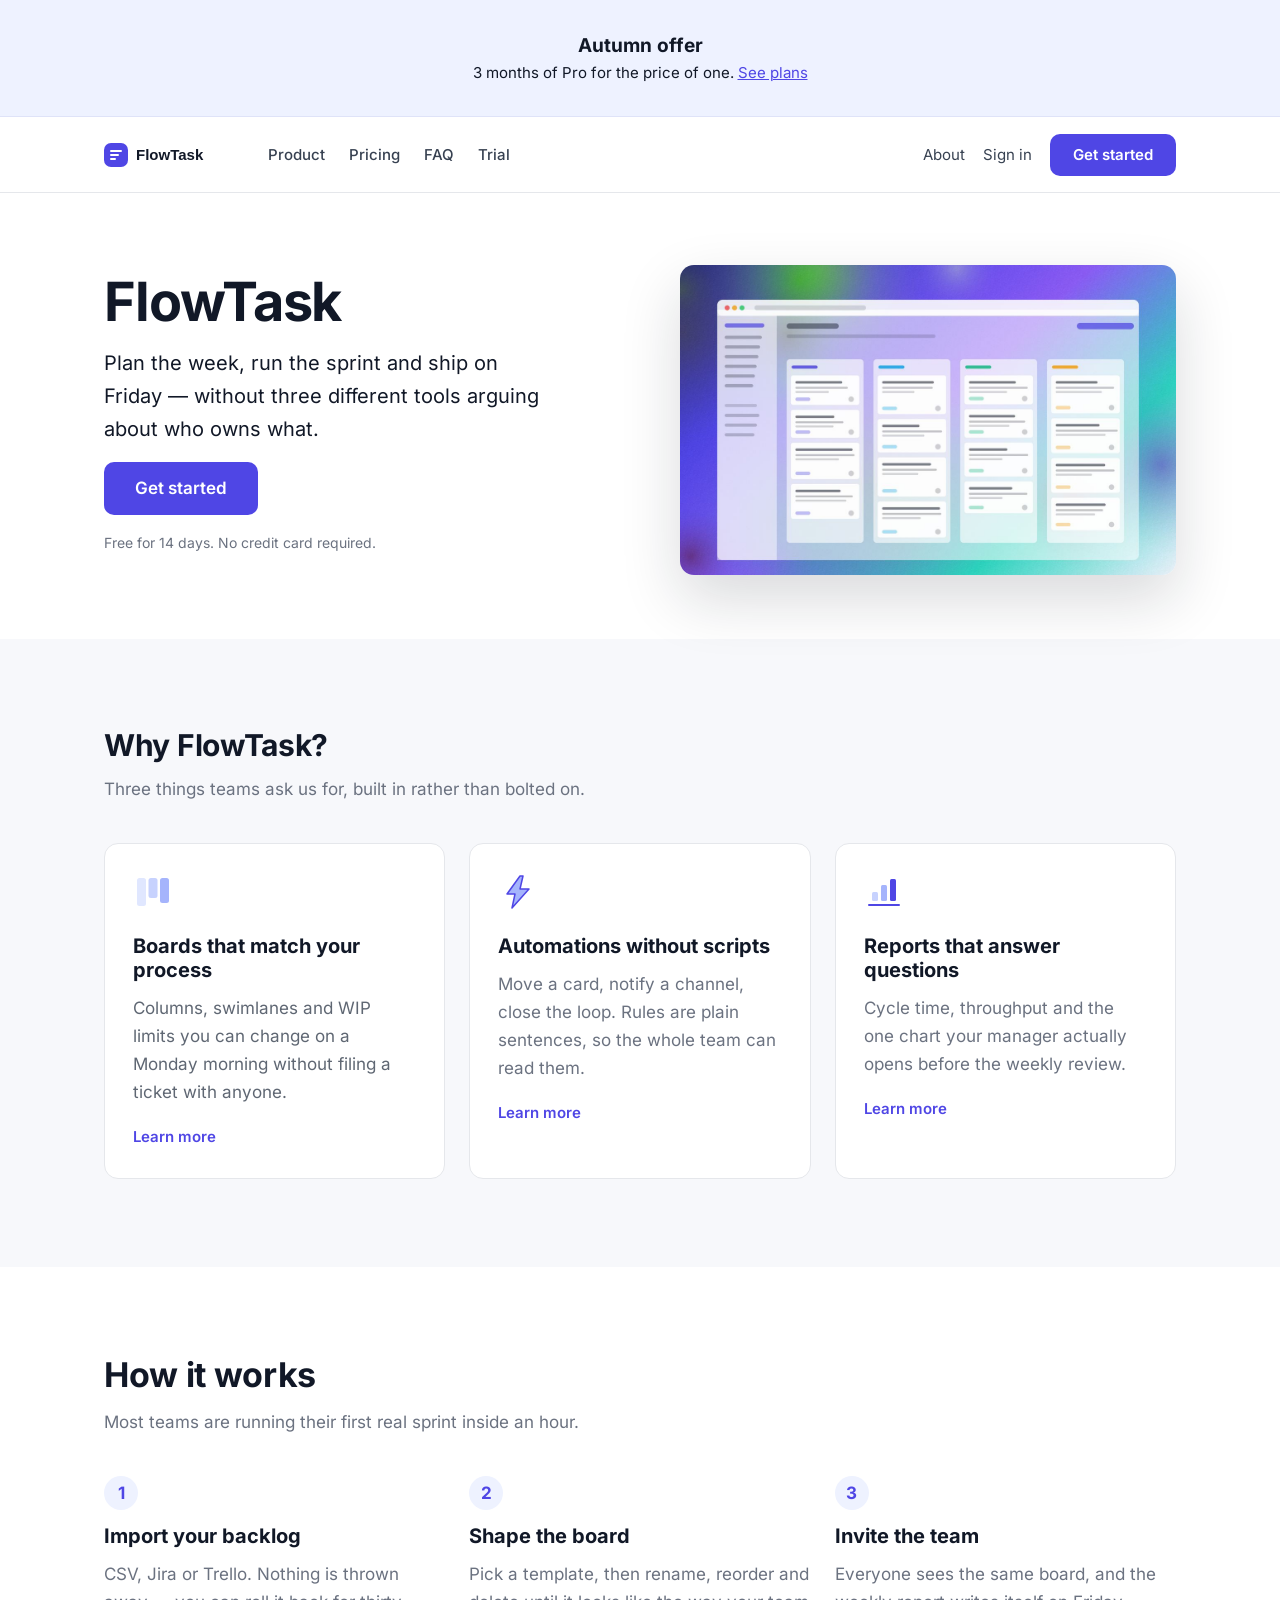
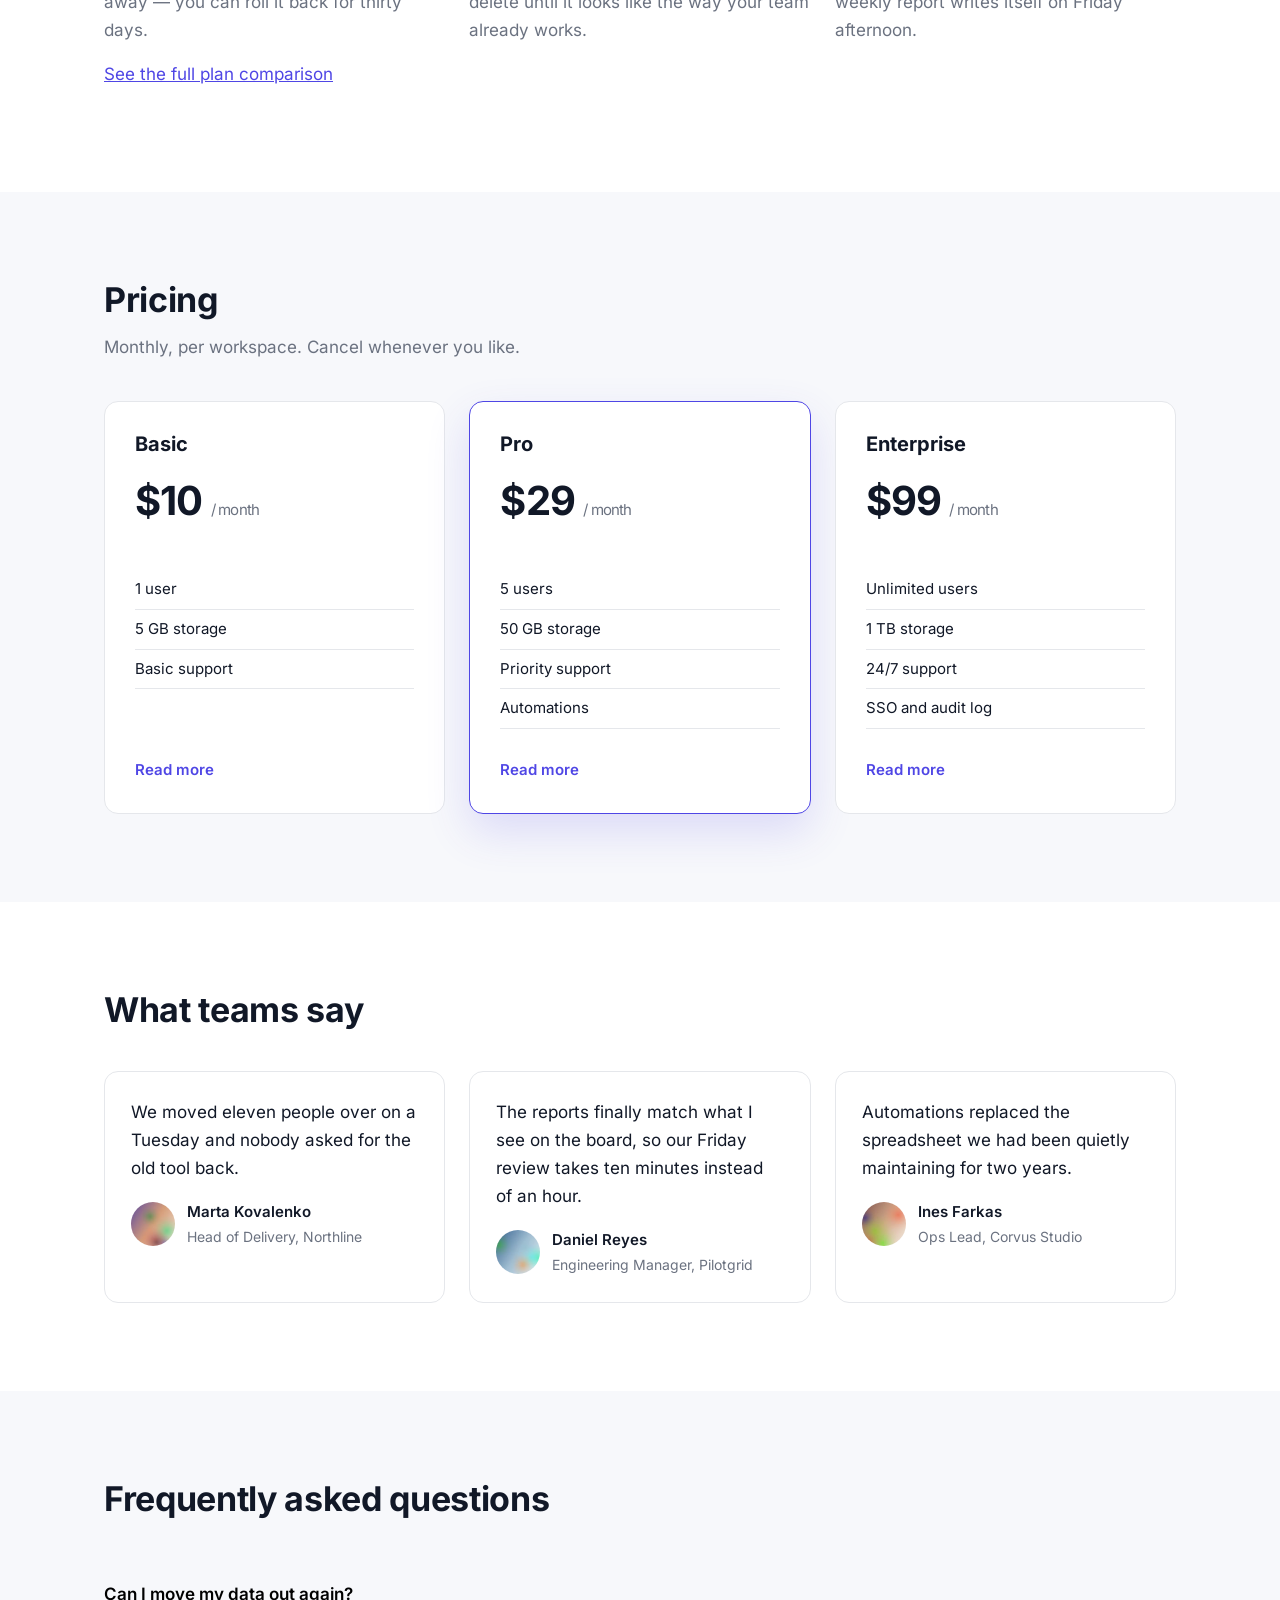
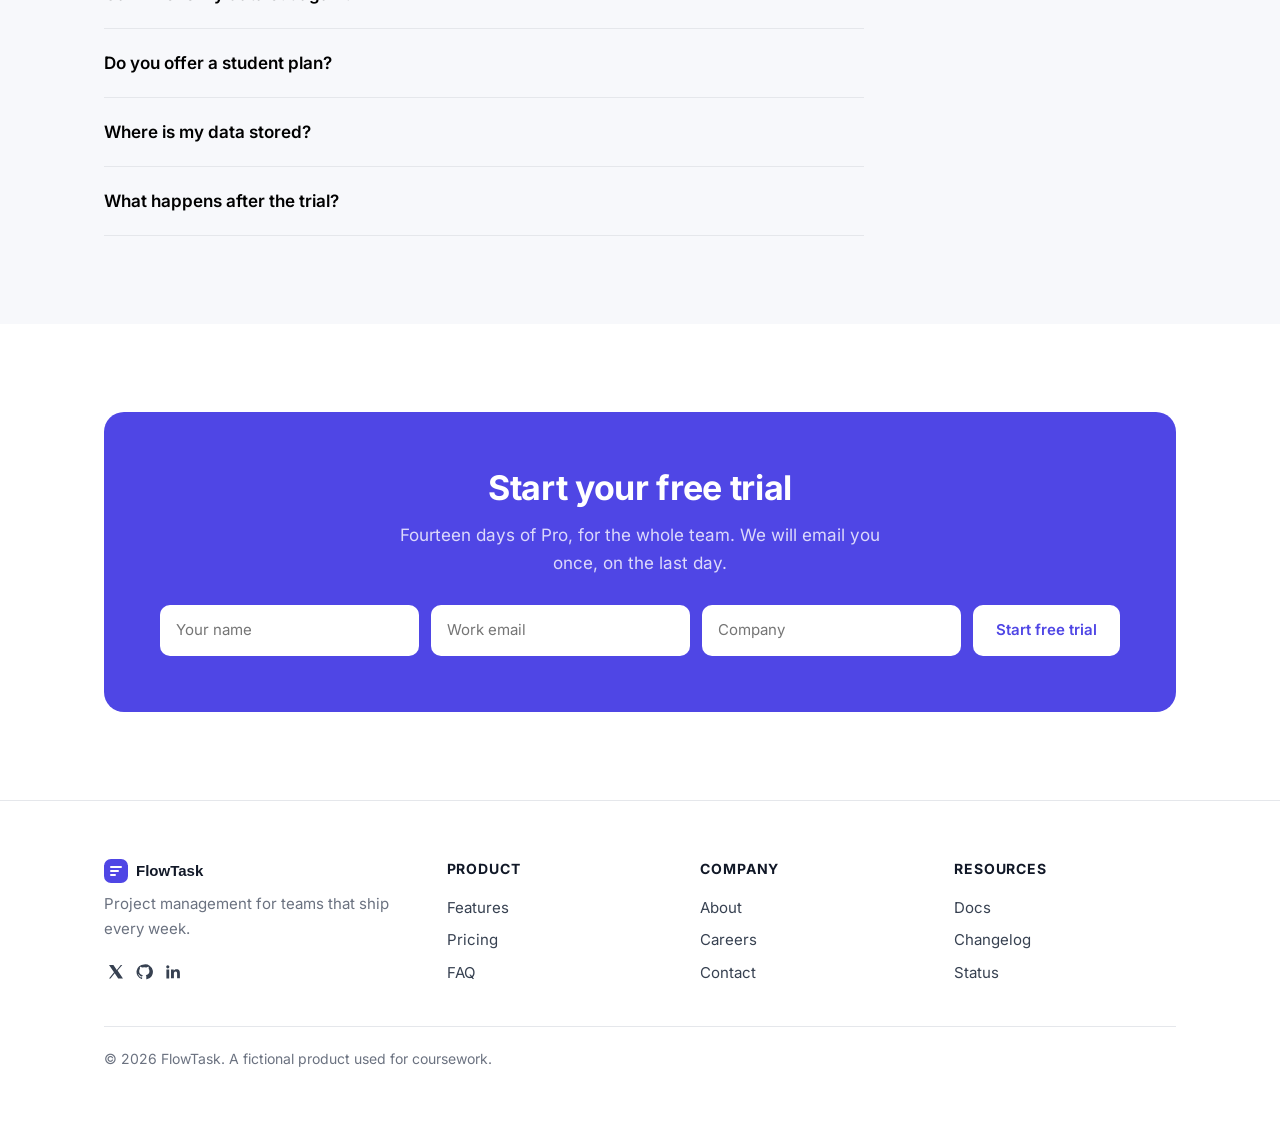
<file: index.html>
<!doctype html>
<html lang="en">
  <head>
    <meta charset="utf-8" />
    <meta name="viewport" content="width=device-width, initial-scale=1" />
    <title>FlowTask — project management for teams that ship every week</title>
    <meta
      name="description"
      content="FlowTask is a project management tool with boards, automations and weekly reports. Plans from $10 a month, 14-day free trial, no credit card required."
    />
    <link
      rel="canonical"
      href="https://flowtask-audit-maria-honta.vercel.app/"
    />
    <meta
      property="og:title"
      content="FlowTask — project management for teams that ship every week"
    />
    <meta
      property="og:description"
      content="Boards, automations and weekly reports in one tool. Plans from $10 a month, 14-day free trial."
    />
    <meta property="og:type" content="website" />
    <meta
      property="og:url"
      content="https://flowtask-audit-maria-honta.vercel.app/"
    />
    <meta
      property="og:image"
      content="https://flowtask-audit-maria-honta.vercel.app/img/og.jpg"
    />
    <meta property="og:image:width" content="1200" />
    <meta property="og:image:height" content="630" />
    <meta
      property="og:image:alt"
      content="FlowTask board with task cards in four columns"
    />
    <meta property="og:site_name" content="FlowTask" />
    <link rel="icon" href="img/logo.svg" type="image/svg+xml" />
    <link
      rel="preload"
      href="fonts/inter-latin.woff2"
      as="font"
      type="font/woff2"
      crossorigin
    />
    <link rel="stylesheet" href="css/styles.css" />
    <script type="application/ld+json">
      {
        "@context": "https://schema.org",
        "@type": "SoftwareApplication",
        "name": "FlowTask",
        "url": "https://flowtask-audit-maria-honta.vercel.app/",
        "description": "Project management for teams that ship every week.",
        "applicationCategory": "BusinessApplication",
        "operatingSystem": "Web",
        "offers": [
          {
            "@type": "Offer",
            "name": "Basic",
            "price": "10.00",
            "priceCurrency": "USD",
            "description": "Billed monthly, per workspace. 1 user, 5 GB storage, basic support."
          },
          {
            "@type": "Offer",
            "name": "Pro",
            "price": "29.00",
            "priceCurrency": "USD",
            "description": "Billed monthly, per workspace. 5 users, 50 GB storage, priority support, automations."
          },
          {
            "@type": "Offer",
            "name": "Enterprise",
            "price": "99.00",
            "priceCurrency": "USD",
            "description": "Billed monthly, per workspace. Unlimited users, 1 TB storage, 24/7 support, SSO and audit log."
          }
        ]
      }
    </script>
  </head>
  <body>
    <aside class="promo" aria-label="Seasonal offer">
      <strong>Autumn offer</strong> 3 months of Pro for the price of one.
      <a href="#pricing">See plans</a>
    </aside>

    <header class="site-header">
      <div class="site-header__inner">
        <img
          class="logo"
          src="img/logo.svg"
          alt="FlowTask"
          width="132"
          height="28"
        />

        <nav class="nav" aria-label="Main navigation">
          <a href="#features">Product</a>
          <a href="#pricing">Pricing</a>
          <a href="#faq">FAQ</a>
          <a href="#trial">Trial</a>
        </nav>

        <div class="site-header__actions">
          <a class="link-quiet" href="about.html">About</a>
          <a class="link-quiet" href="#">Sign in</a>
          <a class="btn btn--primary" href="#trial" id="header-cta"
            >Get started</a
          >
        </div>
      </div>
    </header>

    <main>
      <section class="hero">
        <div class="shell hero__grid">
          <div class="hero__copy">
            <h1>FlowTask</h1>
            <p class="hero__lead">
              Plan the week, run the sprint and ship on Friday — without three
              different tools arguing about who owns what.
            </p>
            <a
              class="button button--primary button--lg"
              href="#trial"
              id="hero-cta"
              >Get started</a
            >
            <p class="hero__note muted">
              Free for 14 days. No credit card required.
            </p>
          </div>
          <img
            class="hero__image"
            src="img/hero.jpg"
            width="1200"
            height="750"
            alt="FlowTask board with task cards arranged in four columns"
            fetchpriority="high"
          />
        </div>
      </section>

      <section class="section section--alt" id="features">
        <div class="shell">
          <div class="section__head">
            <h2 class="section__title--sm">Why FlowTask?</h2>
            <p class="muted">
              Three things teams ask us for, built in rather than bolted on.
            </p>
          </div>

          <div class="grid-3">
            <div class="card">
              <img
                class="card__icon"
                src="img/feature-1.svg"
                alt=""
                width="40"
                height="40"
              />
              <h3>Boards that match your process</h3>
              <p class="soft">
                Columns, swimlanes and WIP limits you can change on a Monday
                morning without filing a ticket with anyone.
              </p>
              <a class="card__link" href="#"
                >Learn more<span class="sr-only">
                  about boards that match your process</span
                ></a
              >
            </div>

            <div class="card">
              <img
                class="card__icon"
                src="img/feature-2.svg"
                alt=""
                width="40"
                height="40"
              />
              <h3>Automations without scripts</h3>
              <p class="muted">
                Move a card, notify a channel, close the loop. Rules are plain
                sentences, so the whole team can read them.
              </p>
              <a class="card__link" href="#"
                >Learn more<span class="sr-only">
                  about automations without scripts</span
                ></a
              >
            </div>

            <div class="card">
              <img
                class="card__icon"
                src="img/feature-3.svg"
                alt=""
                width="40"
                height="40"
              />
              <h3>Reports that answer questions</h3>
              <p class="muted">
                Cycle time, throughput and the one chart your manager actually
                opens before the weekly review.
              </p>
              <a class="card__link" href="#"
                >Learn more<span class="sr-only">
                  about reports that answer questions</span
                ></a
              >
            </div>
          </div>
        </div>
      </section>

      <section class="section" id="how">
        <div class="shell">
          <div class="section__head">
            <h2>How it works</h2>
            <p class="muted">
              Most teams are running their first real sprint inside an hour.
            </p>
          </div>

          <div class="grid-3">
            <div>
              <span class="step__num">1</span>
              <h3>Import your backlog</h3>
              <p class="muted">
                CSV, Jira or Trello. Nothing is thrown away — you can roll it
                back for thirty days.
              </p>
            </div>
            <div>
              <span class="step__num">2</span>
              <h3>Shape the board</h3>
              <p class="muted">
                Pick a template, then rename, reorder and delete until it looks
                like the way your team already works.
              </p>
            </div>
            <div>
              <span class="step__num">3</span>
              <h3>Invite the team</h3>
              <p class="muted">
                Everyone sees the same board, and the weekly report writes
                itself on Friday afternoon.
              </p>
            </div>
          </div>

          <p><a href="#pricing">See the full plan comparison</a></p>
        </div>
      </section>

      <section class="section section--alt" id="pricing">
        <div class="shell">
          <div class="section__head">
            <h2>Pricing</h2>
            <p class="muted">
              Monthly, per workspace. Cancel whenever you like.
            </p>
          </div>

          <div class="grid-3">
            <div class="plan">
              <h3>Basic</h3>
              <p class="plan__price">
                $10 <span class="plan__period">/ month</span>
              </p>
              <ul class="plan__list">
                <li>1 user</li>
                <li>5 GB storage</li>
                <li>Basic support</li>
              </ul>
              <div class="plan__cta">
                <a class="card__link" href="#"
                  >Read more<span class="sr-only">
                    about the Basic plan</span
                  ></a
                >
              </div>
            </div>

            <div class="plan plan--featured">
              <h3>Pro</h3>
              <p class="plan__price">
                $29 <span class="plan__period">/ month</span>
              </p>
              <ul class="plan__list">
                <li>5 users</li>
                <li>50 GB storage</li>
                <li>Priority support</li>
                <li>Automations</li>
              </ul>
              <div class="plan__cta">
                <a class="card__link" href="#"
                  >Read more<span class="sr-only"> about the Pro plan</span></a
                >
              </div>
            </div>

            <div class="plan">
              <h3>Enterprise</h3>
              <p class="plan__price">
                $99 <span class="plan__period">/ month</span>
              </p>
              <ul class="plan__list">
                <li>Unlimited users</li>
                <li>1 TB storage</li>
                <li>24/7 support</li>
                <li>SSO and audit log</li>
              </ul>
              <div class="plan__cta">
                <a class="card__link" href="#"
                  >Read more<span class="sr-only">
                    about the Enterprise plan</span
                  ></a
                >
              </div>
            </div>
          </div>
        </div>
      </section>

      <section class="section" id="testimonials">
        <div class="shell">
          <div class="section__head">
            <h2>What teams say</h2>
          </div>

          <div class="grid-3">
            <div class="quote">
              <p>
                We moved eleven people over on a Tuesday and nobody asked for
                the old tool back.
              </p>
              <div class="quote__person">
                <img
                  class="quote__avatar"
                  loading="lazy"
                  src="img/avatar-1.jpg"
                  alt=""
                  width="44"
                  height="44"
                />
                <div>
                  <div class="quote__name">Marta Kovalenko</div>
                  <div class="quote__role">Head of Delivery, Northline</div>
                </div>
              </div>
            </div>

            <div class="quote">
              <p>
                The reports finally match what I see on the board, so our Friday
                review takes ten minutes instead of an hour.
              </p>
              <div class="quote__person">
                <img
                  class="quote__avatar"
                  loading="lazy"
                  src="img/avatar-2.jpg"
                  alt=""
                  width="44"
                  height="44"
                />
                <div>
                  <div class="quote__name">Daniel Reyes</div>
                  <div class="quote__role">Engineering Manager, Pilotgrid</div>
                </div>
              </div>
            </div>

            <div class="quote">
              <p>
                Automations replaced the spreadsheet we had been quietly
                maintaining for two years.
              </p>
              <div class="quote__person">
                <img
                  class="quote__avatar"
                  loading="lazy"
                  src="img/avatar-3.jpg"
                  alt=""
                  width="44"
                  height="44"
                />
                <div>
                  <div class="quote__name">Ines Farkas</div>
                  <div class="quote__role">Ops Lead, Corvus Studio</div>
                </div>
              </div>
            </div>
          </div>
        </div>
      </section>

      <section class="section section--alt" id="faq">
        <div class="shell">
          <div class="section__head">
            <h2>Frequently asked questions</h2>
          </div>

          <div class="faq">
            <div class="faq__item">
              <button
                class="faq__q"
                type="button"
                id="faq-q-1"
                aria-expanded="false"
                aria-controls="faq-a-1"
              >
                Can I move my data out again?
              </button>
              <div class="faq__a" id="faq-a-1">
                <p>
                  Yes. Every board exports to CSV and JSON, including comments
                  and history, and the export runs on demand rather than on a
                  schedule.
                </p>
              </div>
            </div>

            <div class="faq__item">
              <button
                class="faq__q"
                type="button"
                id="faq-q-2"
                aria-expanded="false"
                aria-controls="faq-a-2"
              >
                Do you offer a student plan?
              </button>
              <div class="faq__a" id="faq-a-2">
                <p>
                  Students and non-profits get Pro at no cost for a year. Write
                  to us from an institutional address and we will switch the
                  workspace over.
                </p>
              </div>
            </div>

            <div class="faq__item">
              <button
                class="faq__q"
                type="button"
                id="faq-q-3"
                aria-expanded="false"
                aria-controls="faq-a-3"
              >
                Where is my data stored?
              </button>
              <div class="faq__a" id="faq-a-3">
                <p>
                  In the EU by default. Enterprise workspaces can pin storage to
                  a specific region and receive an audit log of every access.
                </p>
              </div>
            </div>

            <div class="faq__item">
              <button
                class="faq__q"
                type="button"
                id="faq-q-4"
                aria-expanded="false"
                aria-controls="faq-a-4"
              >
                What happens after the trial?
              </button>
              <div class="faq__a" id="faq-a-4">
                <p>
                  The workspace becomes read-only for thirty days. Nothing is
                  deleted until you ask us to delete it.
                </p>
              </div>
            </div>
          </div>
        </div>
      </section>

      <section class="section" id="trial">
        <div class="shell">
          <div class="trial">
            <h2>Start your free trial</h2>
            <p class="trial__lead">
              Fourteen days of Pro, for the whole team. We will email you once,
              on the last day.
            </p>

            <form class="trial__form" id="trial-form" novalidate>
              <label class="sr-only" for="trial-name">Your name</label>
              <input
                class="trial__input"
                id="trial-name"
                type="text"
                name="name"
                placeholder="Your name"
                autocomplete="name"
              />
              <label class="sr-only" for="trial-email">Work email</label>
              <input
                class="trial__input"
                id="trial-email"
                type="email"
                name="email"
                placeholder="Work email"
                autocomplete="email"
                required
                aria-describedby="trial-error"
              />
              <label class="sr-only" for="trial-company">Company</label>
              <input
                class="trial__input"
                id="trial-company"
                type="text"
                name="company"
                placeholder="Company"
                autocomplete="organization"
              />
              <button
                class="button button--invert"
                type="submit"
                id="trial-submit"
              >
                Start free trial
              </button>
              <p class="trial__error" id="trial-error" role="alert"></p>
            </form>
            <p
              class="trial__status"
              id="trial-status"
              role="status"
              tabindex="-1"
            ></p>
          </div>
        </div>
      </section>
    </main>

    <footer class="site-footer">
      <div class="shell">
        <div class="site-footer__cols">
          <div>
            <img src="img/logo.svg" alt="FlowTask" width="132" height="28" />
            <p class="muted">
              Project management for teams that ship every week.
            </p>
            <div class="social">
              <a href="#" aria-label="FlowTask on X">
                <svg
                  width="18"
                  height="18"
                  viewBox="0 0 18 18"
                  aria-hidden="true"
                >
                  <path
                    d="M10.6 7.6 15.3 2h-1.5l-4 4.9L6.4 2H2l5 7.3L2 15.5h1.5l4.2-5.2 3.5 5.2H16l-5.4-7.9Z"
                    fill="#374151"
                  />
                </svg>
              </a>
              <a href="#" aria-label="FlowTask on GitHub">
                <svg
                  width="18"
                  height="18"
                  viewBox="0 0 18 18"
                  aria-hidden="true"
                >
                  <path
                    d="M9 1.5a7.5 7.5 0 0 0-2.4 14.6c.4.1.5-.2.5-.4v-1.4c-2 .4-2.5-.5-2.7-1-.1-.3-.6-1-1-1.2-.3-.2-.8-.6 0-.6.7 0 1.2.7 1.4 1 .8 1.3 2 1 2.5.7.1-.6.3-1 .6-1.2-1.8-.2-3.7-.9-3.7-4 0-.9.3-1.6.8-2.2-.1-.2-.4-1 .1-2.1 0 0 .7-.2 2.2.8a7.4 7.4 0 0 1 4 0c1.5-1 2.2-.8 2.2-.8.5 1.1.2 1.9.1 2.1.5.6.8 1.3.8 2.2 0 3.1-1.9 3.8-3.7 4 .3.3.6.8.6 1.6v2.3c0 .2.1.5.5.4A7.5 7.5 0 0 0 9 1.5Z"
                    fill="#374151"
                  />
                </svg>
              </a>
              <a href="#" aria-label="FlowTask on LinkedIn">
                <svg
                  width="18"
                  height="18"
                  viewBox="0 0 18 18"
                  aria-hidden="true"
                >
                  <path
                    d="M3.4 6.4h2.8v9H3.4v-9Zm1.4-4.2a1.6 1.6 0 1 1 0 3.2 1.6 1.6 0 0 1 0-3.2ZM8 6.4h2.7v1.2h.1c.4-.7 1.3-1.4 2.7-1.4 2.9 0 3.4 1.8 3.4 4.2v4.9h-2.8v-4.4c0-1 0-2.4-1.5-2.4s-1.7 1.1-1.7 2.3v4.5H8v-9Z"
                    fill="#374151"
                  />
                </svg>
              </a>
            </div>
          </div>

          <div>
            <div class="site-footer__title">Product</div>
            <ul>
              <li><a href="#features">Features</a></li>
              <li><a href="#pricing">Pricing</a></li>
              <li><a href="#faq">FAQ</a></li>
            </ul>
          </div>

          <div>
            <div class="site-footer__title">Company</div>
            <ul>
              <li><a href="about.html">About</a></li>
              <li><a href="#">Careers</a></li>
              <li><a href="#">Contact</a></li>
            </ul>
          </div>

          <div>
            <div class="site-footer__title">Resources</div>
            <ul>
              <li><a href="#">Docs</a></li>
              <li><a href="#">Changelog</a></li>
              <li><a href="#">Status</a></li>
            </ul>
          </div>
        </div>

        <p class="legal">
          © 2026 FlowTask. A fictional product used for coursework.
        </p>
      </div>
    </footer>
    <script src="js/main.js" defer></script>
  </body>
</html>
</file>
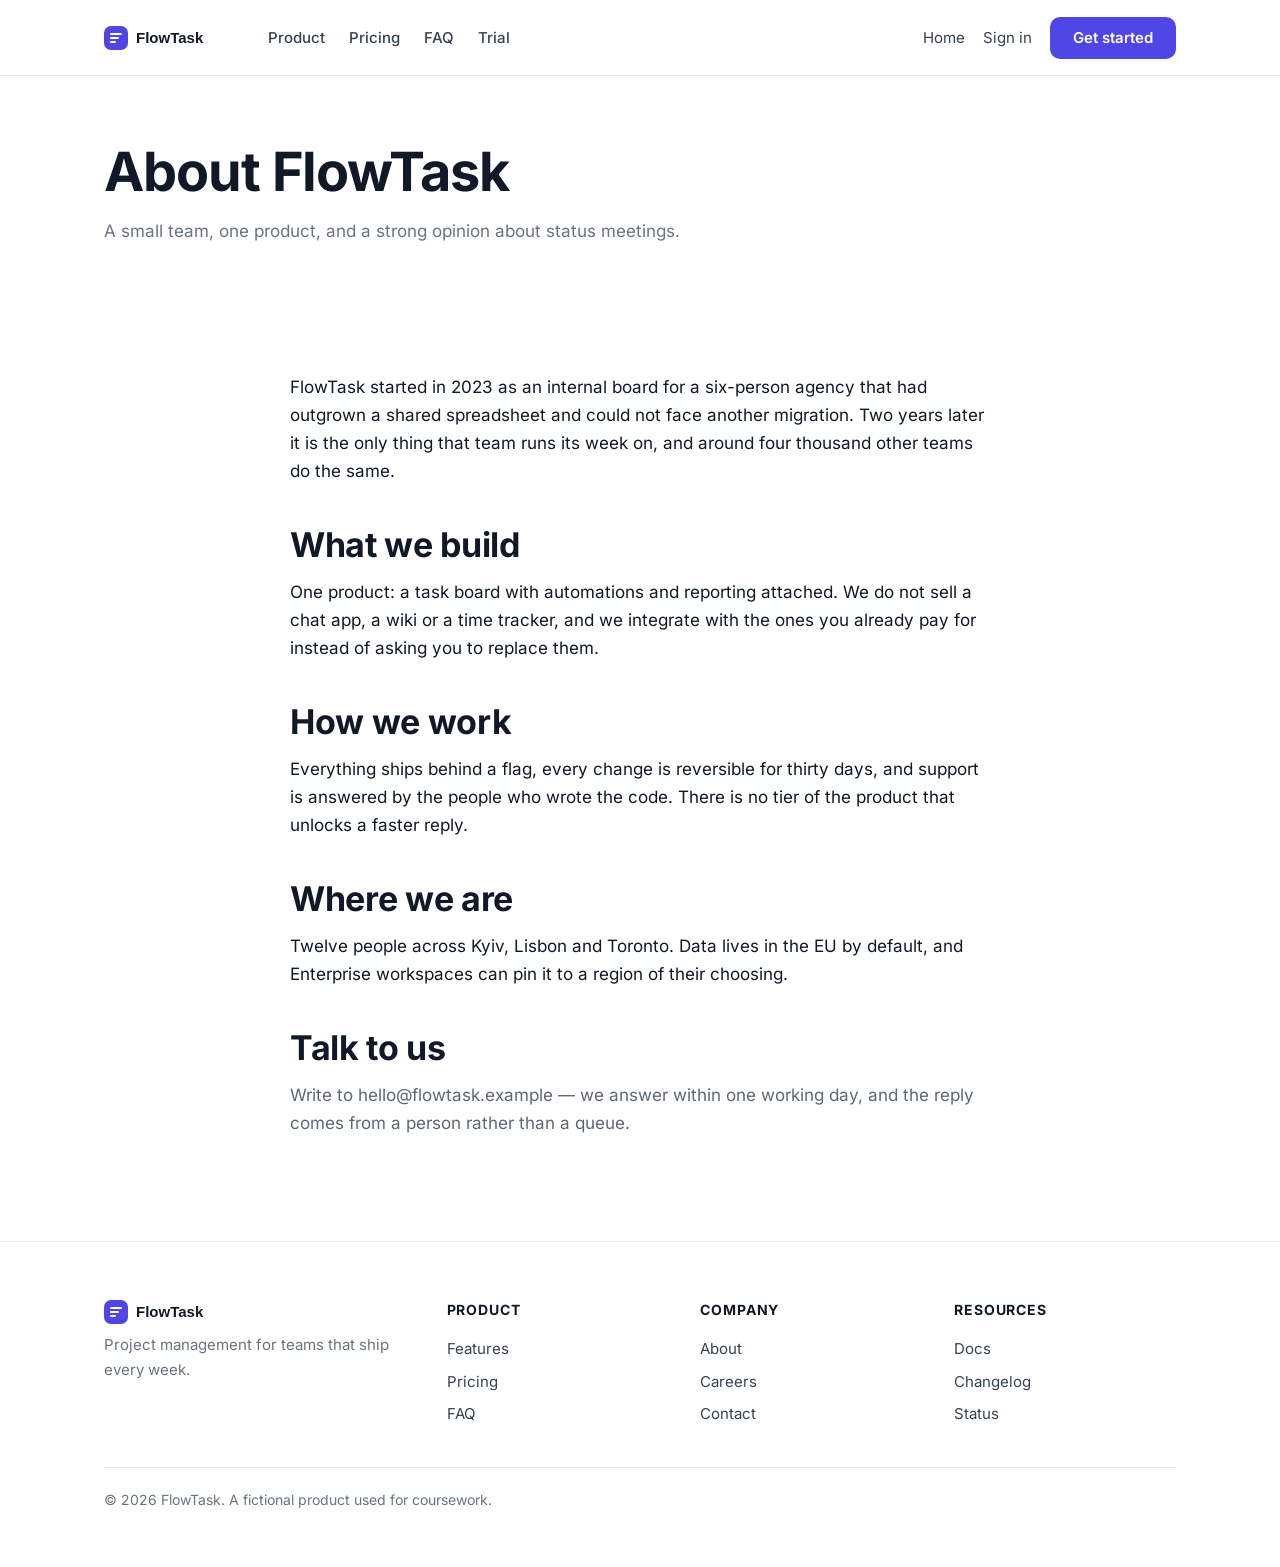
<file: about.html>
<!doctype html>
<html lang="en">
  <head>
    <meta charset="utf-8" />
    <meta name="viewport" content="width=device-width, initial-scale=1" />
    <title>About FlowTask — a small team building one product</title>
    <meta
      name="description"
      content="FlowTask started in 2023 as an internal board for a six-person agency. Learn what we build, how we work and where our team is based."
    />
    <link
      rel="canonical"
      href="https://flowtask-audit-maria-honta.vercel.app/about.html"
    />
    <meta
      property="og:title"
      content="About FlowTask — a small team building one product"
    />
    <meta
      property="og:description"
      content="What we build, how we work and where our team is based."
    />
    <meta property="og:type" content="website" />
    <meta
      property="og:url"
      content="https://flowtask-audit-maria-honta.vercel.app/about.html"
    />
    <meta
      property="og:image"
      content="https://flowtask-audit-maria-honta.vercel.app/img/og.jpg"
    />
    <meta property="og:image:width" content="1200" />
    <meta property="og:image:height" content="630" />
    <meta
      property="og:image:alt"
      content="FlowTask board with task cards in four columns"
    />
    <meta property="og:site_name" content="FlowTask" />
    <link rel="icon" href="img/logo.svg" type="image/svg+xml" />
    <link
      rel="preload"
      href="fonts/inter-latin.woff2"
      as="font"
      type="font/woff2"
      crossorigin
    />
    <link rel="stylesheet" href="css/styles.css" />
  </head>
  <body>
    <header class="site-header">
      <div class="site-header__inner">
        <img
          class="logo"
          src="img/logo.svg"
          alt="FlowTask"
          width="132"
          height="28"
        />

        <nav class="nav" aria-label="Main navigation">
          <a href="index.html#features">Product</a>
          <a href="index.html#pricing">Pricing</a>
          <a href="index.html#faq">FAQ</a>
          <a href="index.html#trial">Trial</a>
        </nav>

        <div class="site-header__actions">
          <a class="link-quiet" href="index.html">Home</a>
          <a class="link-quiet" href="#">Sign in</a>
          <a class="btn btn--primary" href="index.html#trial" id="header-cta"
            >Get started</a
          >
        </div>
      </div>
    </header>

    <main>
      <section class="page-head">
        <div class="shell">
          <h1>About FlowTask</h1>
          <p class="muted">
            A small team, one product, and a strong opinion about status
            meetings.
          </p>
        </div>
      </section>

      <section class="section">
        <div class="shell prose">
          <p>
            FlowTask started in 2023 as an internal board for a six-person
            agency that had outgrown a shared spreadsheet and could not face
            another migration. Two years later it is the only thing that team
            runs its week on, and around four thousand other teams do the same.
          </p>

          <h2>What we build</h2>
          <p>
            One product: a task board with automations and reporting attached.
            We do not sell a chat app, a wiki or a time tracker, and we
            integrate with the ones you already pay for instead of asking you to
            replace them.
          </p>

          <h2>How we work</h2>
          <p>
            Everything ships behind a flag, every change is reversible for
            thirty days, and support is answered by the people who wrote the
            code. There is no tier of the product that unlocks a faster reply.
          </p>

          <h2>Where we are</h2>
          <p>
            Twelve people across Kyiv, Lisbon and Toronto. Data lives in the EU
            by default, and Enterprise workspaces can pin it to a region of
            their choosing.
          </p>

          <h2>Talk to us</h2>
          <p class="soft">
            Write to hello@flowtask.example — we answer within one working day,
            and the reply comes from a person rather than a queue.
          </p>
        </div>
      </section>
    </main>

    <footer class="site-footer">
      <div class="shell">
        <div class="site-footer__cols">
          <div>
            <img src="img/logo.svg" alt="FlowTask" width="132" height="28" />
            <p class="muted">
              Project management for teams that ship every week.
            </p>
          </div>

          <div>
            <div class="site-footer__title">Product</div>
            <ul>
              <li><a href="index.html#features">Features</a></li>
              <li><a href="index.html#pricing">Pricing</a></li>
              <li><a href="index.html#faq">FAQ</a></li>
            </ul>
          </div>

          <div>
            <div class="site-footer__title">Company</div>
            <ul>
              <li><a href="about.html">About</a></li>
              <li><a href="#">Careers</a></li>
              <li><a href="#">Contact</a></li>
            </ul>
          </div>

          <div>
            <div class="site-footer__title">Resources</div>
            <ul>
              <li><a href="#">Docs</a></li>
              <li><a href="#">Changelog</a></li>
              <li><a href="#">Status</a></li>
            </ul>
          </div>
        </div>

        <p class="legal">
          © 2026 FlowTask. A fictional product used for coursework.
        </p>
      </div>
    </footer>
    <script src="js/main.js" defer></script>
  </body>
</html>
</file>
<file: css/styles.css>
@font-face {
  font-family: "Inter";
  src: url("../fonts/inter-latin.woff2") format("woff2");
  font-weight: 400 700;
  font-style: normal;
  font-display: swap;
}

:root {
  --ink: #111827;
  --ink-muted: #6b7280;
  --ink-soft: #5f6773;
  --brand: #4f46e5;
  --brand-dark: #4338ca;
  --brand-tint: #eef2ff;
  --surface: #ffffff;
  --surface-alt: #f7f8fb;
  --line: #e5e7eb;
  --radius: 14px;
  --shell: 1120px;
  --step: 24px;
}

*,
*::before,
*::after {
  box-sizing: border-box;
}

body {
  margin: 0;
  font-family: "Inter", "Segoe UI", Arial, sans-serif;
  font-size: 17px;
  line-height: 1.65;
  color: var(--ink);
  background: var(--surface);
}

html {
  scroll-behavior: smooth;
  scroll-padding-top: 96px;
}

@media (prefers-reduced-motion: reduce) {
  html {
    scroll-behavior: auto;
  }
}

:focus-visible {
  outline: 3px solid var(--brand);
  outline-offset: 3px;
}

.trial :focus-visible {
  outline-color: #ffffff;
}

.sr-only {
  position: absolute;
  width: 1px;
  height: 1px;
  margin: -1px;
  padding: 0;
  overflow: hidden;
  clip: rect(0, 0, 0, 0);
  white-space: nowrap;
  border: 0;
}

img {
  max-width: 100%;
  height: auto;
}

h1,
h2,
h3 {
  line-height: 1.2;
  margin: 0 0 12px;
}

h1 {
  font-size: 54px;
  letter-spacing: -0.02em;
}

h2 {
  font-size: 34px;
  letter-spacing: -0.01em;
}

h3 {
  font-size: 20px;
}

.section__head h2.section__title--sm {
  font-size: 30px;
  letter-spacing: -0.01em;
}

p {
  margin: 0 0 16px;
}

a {
  color: var(--brand);
}

.shell {
  max-width: var(--shell);
  margin: 0 auto;
  padding: 0 var(--step);
}

.muted {
  color: var(--ink-muted);
}

.soft {
  color: var(--ink-soft);
}

.section {
  padding: 88px 0;
}

.section--alt {
  background: var(--surface-alt);
}

.section__head {
  max-width: 640px;
  margin-bottom: 40px;
}

.site-header {
  position: sticky;
  top: 0;
  z-index: 40;
  height: 76px;
  background: rgba(255, 255, 255, 0.94);
  backdrop-filter: blur(8px);
  border-bottom: 1px solid var(--line);
}

.site-header__inner {
  max-width: var(--shell);
  height: 76px;
  margin: 0 auto;
  padding: 0 var(--step);
  display: flex;
  align-items: center;
  gap: 32px;
}

.nav {
  display: flex;
  gap: 24px;
  margin-right: auto;
}

.nav a {
  font-size: 15px;
  font-weight: 500;
  color: #374151;
  text-decoration: none;
}

.nav a:hover {
  color: var(--brand);
}

.site-header__actions {
  display: flex;
  align-items: center;
  gap: 18px;
}

.link-quiet {
  font-size: 15px;
  color: #374151;
  text-decoration: none;
}

.link-quiet:hover {
  color: var(--brand);
}

.btn,
.button {
  display: inline-block;
  padding: 11px 22px;
  border: 1px solid transparent;
  border-radius: 10px;
  font: inherit;
  font-size: 15px;
  font-weight: 600;
  line-height: 1.2;
  text-align: center;
  text-decoration: none;
  cursor: pointer;
}

.btn--primary,
.button--primary {
  background: var(--brand);
  color: #ffffff;
}

.btn--primary:hover,
.button--primary:hover {
  background: var(--brand-dark);
}

.button--invert {
  background: #ffffff;
  color: var(--brand);
}

.button--invert:hover {
  background: #eef0ff;
}

.button--lg {
  padding: 15px 30px;
  font-size: 17px;
}

.promo {
  background: var(--brand-tint);
  border-bottom: 1px solid #dfe3f8;
  padding: 30px var(--step);
  text-align: center;
  font-size: 15px;
}

.promo strong {
  display: block;
  font-size: 19px;
}

.hero {
  padding: 72px 0 64px;
}

.hero__grid {
  display: grid;
  grid-template-columns: 1.05fr 1fr;
  gap: 56px;
  align-items: center;
}

.hero__lead {
  font-size: 20px;
  max-width: 34ch;
}

.hero__note {
  font-size: 14px;
  margin-top: 16px;
}

.hero__image {
  width: 100%;
  border-radius: var(--radius);
  box-shadow: 0 24px 60px rgba(17, 24, 39, 0.16);
}

.grid-3 {
  display: grid;
  grid-template-columns: repeat(3, 1fr);
  gap: 24px;
}

.card {
  background: var(--surface);
  border: 1px solid var(--line);
  border-radius: var(--radius);
  padding: 28px;
}

.card__icon {
  margin-bottom: 14px;
}

.card__link {
  font-size: 15px;
  font-weight: 600;
  text-decoration: none;
}

.step__num {
  display: inline-flex;
  align-items: center;
  justify-content: center;
  width: 34px;
  height: 34px;
  margin-bottom: 14px;
  border-radius: 50%;
  background: var(--brand-tint);
  color: var(--brand);
  font-weight: 700;
}

.plan {
  display: flex;
  flex-direction: column;
  background: var(--surface);
  border: 1px solid var(--line);
  border-radius: var(--radius);
  padding: 30px;
}

.plan--featured {
  border-color: var(--brand);
  box-shadow: 0 18px 44px rgba(79, 70, 229, 0.16);
}

.plan__price {
  font-size: 40px;
  font-weight: 700;
  letter-spacing: -0.02em;
}

.plan__period {
  font-size: 15px;
  font-weight: 400;
  color: var(--ink-muted);
}

.plan__list {
  list-style: none;
  margin: 20px 0 26px;
  padding: 0;
  font-size: 15px;
}

.plan__list li {
  padding: 7px 0;
  border-bottom: 1px solid var(--line);
}

.plan__cta {
  margin-top: auto;
}

.quote {
  background: var(--surface);
  border: 1px solid var(--line);
  border-radius: var(--radius);
  padding: 26px;
}

.quote__person {
  display: flex;
  align-items: center;
  gap: 12px;
  margin-top: 18px;
}

.quote__avatar {
  width: 44px;
  height: 44px;
  border-radius: 50%;
  object-fit: cover;
}

.quote__name {
  font-size: 15px;
  font-weight: 600;
}

.quote__role {
  font-size: 14px;
  color: var(--ink-muted);
}

.faq {
  max-width: 760px;
}

.faq__item {
  border-bottom: 1px solid var(--line);
}

.faq__q {
  width: 100%;
  padding: 20px 0;
  background: none;
  border: 0;
  font: inherit;
  font-weight: 600;
  text-align: left;
  cursor: pointer;
}

.faq__a {
  display: none;
  padding-bottom: 20px;
  color: #374151;
}

.faq__item.is-open .faq__a {
  display: block;
}

.trial {
  background: var(--brand);
  border-radius: 20px;
  padding: 56px;
  color: #ffffff;
  text-align: center;
}

.trial h2 {
  color: #ffffff;
}

.trial__lead {
  color: #dcd9fb;
  max-width: 46ch;
  margin: 0 auto 28px;
}

.trial__form {
  display: flex;
  flex-wrap: wrap;
  justify-content: center;
  gap: 12px;
}

.trial__form[hidden] {
  display: none;
}

.trial__input {
  flex: 1 1 210px;
  max-width: 260px;
  padding: 13px 16px;
  border: 0;
  border-radius: 10px;
  font: inherit;
  font-size: 15px;
}

.trial__input[aria-invalid="true"] {
  box-shadow: 0 0 0 3px #fca5a5;
}

.trial__error {
  flex-basis: 100%;
  margin: 0;
  font-size: 15px;
  font-weight: 600;
}

.trial__error:empty,
.trial__status:empty {
  position: absolute;
  width: 1px;
  height: 1px;
  margin: -1px;
  padding: 0;
  overflow: hidden;
  clip: rect(0, 0, 0, 0);
  white-space: nowrap;
  border: 0;
}

.trial__status {
  margin: 0;
}

.trial__status:focus {
  outline: none;
}

.site-footer {
  padding: 56px 0 40px;
  border-top: 1px solid var(--line);
  font-size: 15px;
}

.site-footer__cols {
  display: grid;
  grid-template-columns: 1.4fr 1fr 1fr 1fr;
  gap: 32px;
}

.site-footer__title {
  font-size: 14px;
  font-weight: 700;
  text-transform: uppercase;
  letter-spacing: 0.06em;
  margin-bottom: 12px;
}

.site-footer ul {
  list-style: none;
  margin: 0;
  padding: 0;
}

.site-footer li {
  padding: 4px 0;
}

.site-footer a {
  color: #374151;
  text-decoration: none;
}

.site-footer a:hover {
  color: var(--brand);
}

.social {
  display: flex;
  gap: 4px;
  margin-top: 18px;
}

.social a {
  display: inline-flex;
  align-items: center;
  justify-content: center;
  width: 24px;
  height: 24px;
}

.legal {
  margin-top: 36px;
  padding-top: 20px;
  border-top: 1px solid var(--line);
  color: var(--ink-muted);
  font-size: 14px;
}

.page-head {
  padding: 64px 0 24px;
}

.prose {
  max-width: 68ch;
}

.prose h2 {
  margin-top: 40px;
}

@media (max-width: 900px) {
  .hero__grid,
  .grid-3,
  .site-footer__cols {
    grid-template-columns: 1fr;
  }

  h1 {
    font-size: 40px;
  }

  .section__head h2.section__title--sm {
    font-size: 26px;
  }

  .site-header {
    position: static;
    height: auto;
  }

  .site-header__inner {
    height: auto;
    flex-wrap: wrap;
    gap: 8px 20px;
    padding-top: 12px;
    padding-bottom: 12px;
  }

  .nav {
    order: 3;
    width: 100%;
    margin-right: 0;
    gap: 20px;
    overflow-x: auto;
  }

  html {
    scroll-padding-top: 16px;
  }

  .trial {
    padding: 36px 22px;
  }
}
</file>
